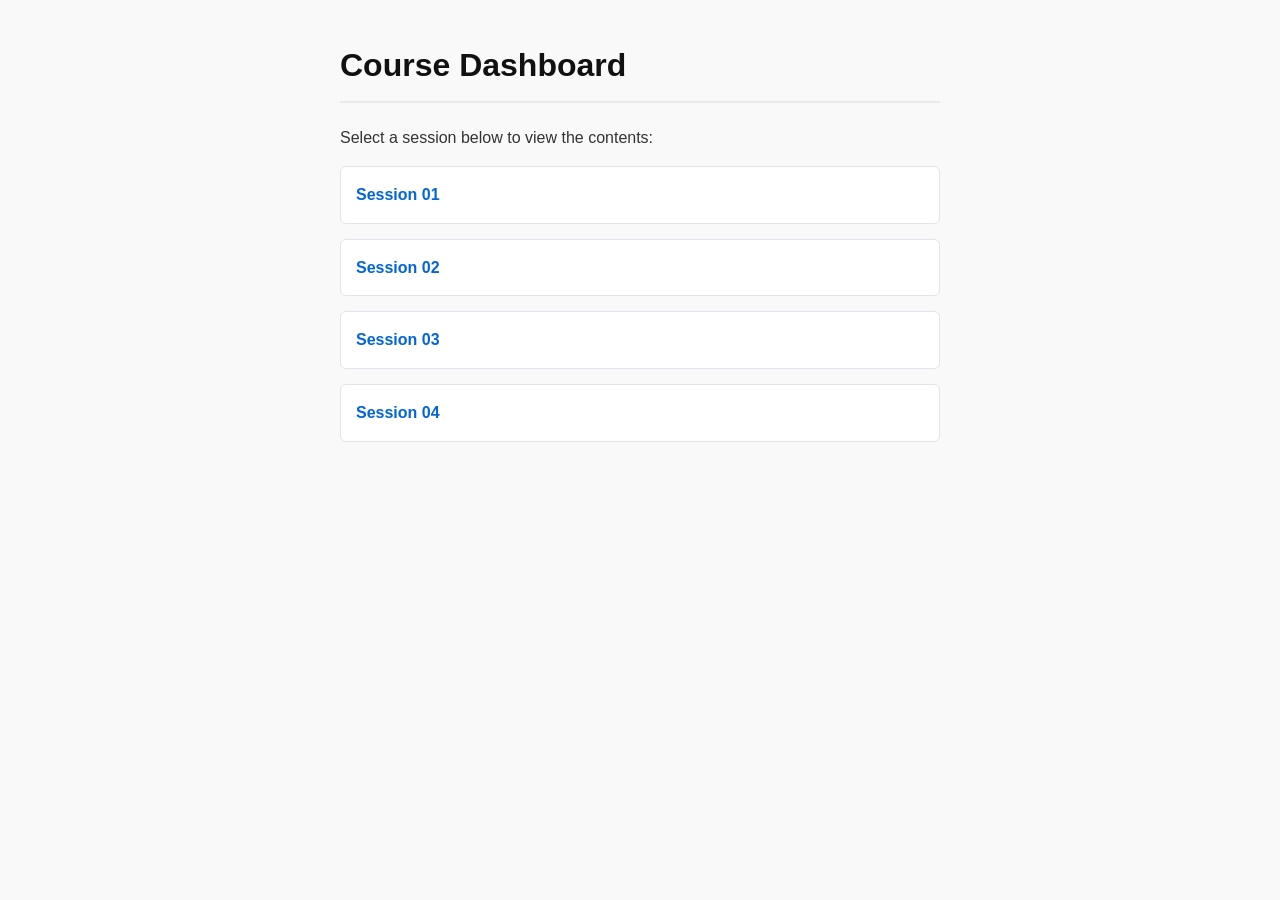
<file: index.html>
<!DOCTYPE html>
<html lang="en">
<head>
    <meta charset="UTF-8">
    <meta name="viewport" content="width=device-width, initial-scale=1.0">
    <title>Course Overview</title>
    <style>
        body {
            font-family: -apple-system, BlinkMacSystemFont, "Segoe UI", Roboto, sans-serif;
            line-height: 1.6;
            max-width: 600px;
            margin: 40px auto;
            padding: 0 20px;
            background-color: #f9f9f9;
            color: #333;
        }
        h1 {
            color: #111;
            border-bottom: 2px solid #eaeaea;
            padding-bottom: 10px;
        }
        .session-list {
            list-style: none;
            padding: 0;
        }
        .session-list li {
            margin: 15px 0;
        }
        .session-list a {
            display: block;
            padding: 15px;
            background: white;
            color: #0366d6;
            text-decoration: none;
            border: 1px solid #e1e4e8;
            border-radius: 6px;
            font-weight: bold;
            transition: all 0.2s ease;
        }
        .session-list a:hover {
            background: #f6f8fa;
            border-color: #0366d6;
            box-shadow: 0 2px 4px rgba(0,0,0,0.05);
        }
    </style>
</head>
<body>

    <h1>Course Dashboard</h1>
    <p>Select a session below to view the contents:</p>

    <ul class="session-list">
        <li><a href="Nordhoff_Marie_Digital_Session1/index.html">Session 01</a></li>
        <li><a href="Nordhoff_Marie_Digital_Session2/index.html">Session 02</a></li>
        <li><a href="Nordhoff_Marie_Digital_Session3/index.html">Session 03</a></li>
        <li><a href="Nordhoff_Marie_Digital_Session4/index.html">Session 04</a></li>
    </ul>

</body>
</html>
</file>
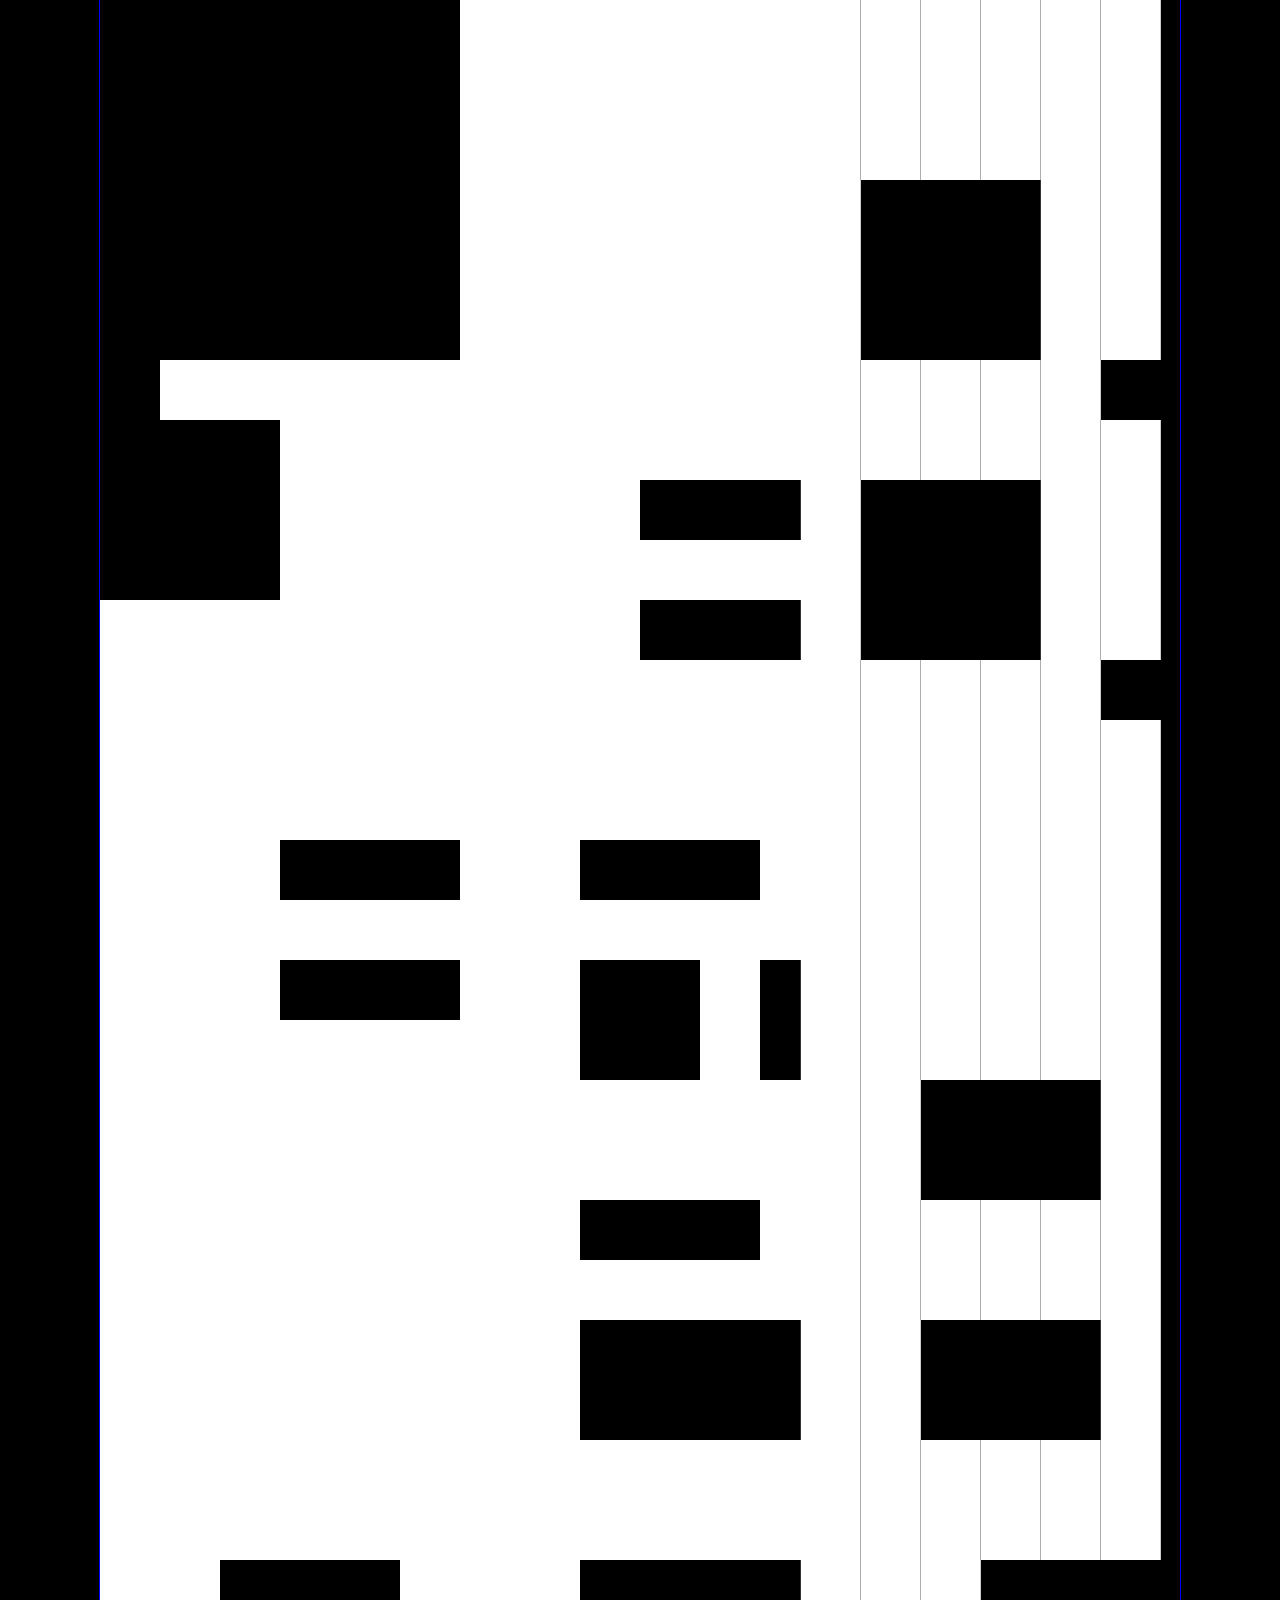
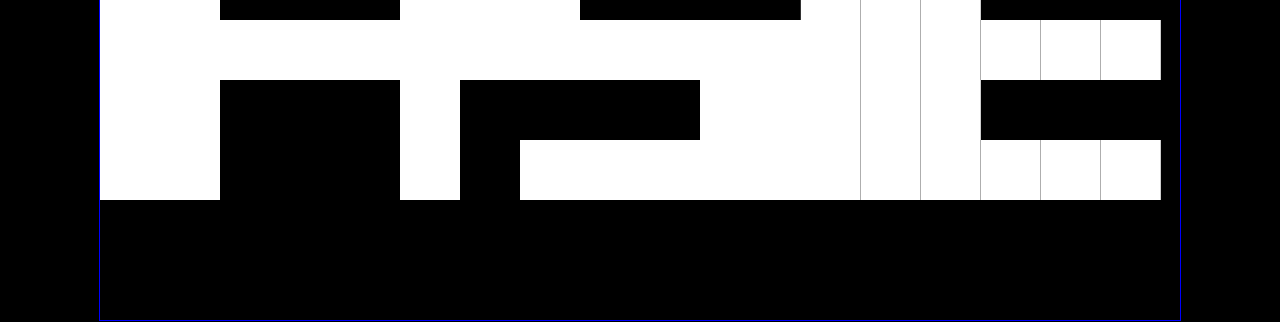
<file: Nordhoff_Marie_Digital_Session1/index.html>
<!DOCTYPE html>
<html lang="en">
    <head>
        <meta charset="utf-8">
        <meta name="viewport" content="width=device-width, initial-scale=1">
        <title>Grid</title>
        <link rel="stylesheet" href="css/style.css">
    </head>
    <body>

        <div class="main-grid">

            <!-- THIS SAMPLE ASSUMES A LINE WITH AT LEAST ONE LETTER PER LINE -->
            <!--          THIS SAMPLE ASSUMES A 6X6 GRID FOR A LETTER         -->
<!-- 1ST LINE -->
            <div class="line">
              <!-- SPACE -->
                <div class="letter only-rotate">
                  <!-- <hide></hide><hide></hide><hide></hide><hide></hide><hide></hide><hide></hide>
                  <hide></hide><show></show><show></show><show></show><show></show><hide></hide>
                  <hide></hide><show></show><hide></hide><hide></hide><show></show><hide></hide>
                  <hide></hide><show></show><hide></hide><hide></hide><show></show><hide></hide>
                  <hide></hide><show></show><show></show><show></show><show></show><hide></hide>
                  <hide></hide><hide></hide><hide></hide><hide></hide><hide></hide><hide></hide> -->
                  
                  <!-- <show></show><show></show><show></show><show></show><show></show><show></show>
                  <show></show><show></show><show></show><show></show><show></show><show></show>
                  <show></show><show></show><show></show><show></show><show></show><show></show>
                  <show></show><show></show><show></show><show></show><show></show><show></show>
                  <show></show><show></show><show></show><show></show><show></show><show></show>
                  <show></show><show></show><show></show><show></show><show></show><show></show>             -->
                </div>
              <!-- I -->
			     <div class="letter only-rotate delay-0">
              <show></show><show></show><show></show><pixel></pixel><pixel></pixel><pixel></pixel>
              <show></show><show></show><show></show><pixel></pixel><pixel></pixel><pixel></pixel>
              <show></show><show></show><show></show><pixel></pixel><pixel></pixel><pixel></pixel>
              <show></show><show></show><show></show><pixel></pixel><pixel></pixel><pixel></pixel>
              <show></show><show></show><show></show><pixel></pixel><pixel></pixel><pixel></pixel>
              <show></show><show></show><show></show><pixel></pixel><pixel></pixel><pixel></pixel>
             </div>
              <!-- N -->
              <div class="letter rotate delay-1">
                <pixel></pixel><pixel></pixel><pixel></pixel><pixel></pixel><pixel></pixel><pixel></pixel>
                <pixel></pixel><pixel></pixel><pixel></pixel><pixel></pixel><pixel></pixel><pixel></pixel>
                <pixel></pixel><pixel></pixel><pixel></pixel><pixel></pixel><pixel></pixel><pixel></pixel>
                <pixel></pixel><empty></empty><empty></empty><empty></empty><pixel></pixel><pixel></pixel>
                <pixel></pixel><empty></empty><empty></empty><empty></empty><pixel></pixel><pixel></pixel>
                <pixel></pixel><empty></empty><empty></empty><empty></empty><pixel></pixel><pixel></pixel>
              </div>
            </div>
<!-- 2ND LINE -->
            <div class="line">
              <!-- J -->
              <div class="letter only-rotate delay-2">
                <empty></empty><pixel></pixel><pixel></pixel><pixel></pixel><pixel></pixel><pixel></pixel>
                <empty></empty><empty></empty><empty></empty><pixel></pixel><pixel></pixel><pixel></pixel>
                <empty></empty><empty></empty><empty></empty><pixel></pixel><pixel></pixel><pixel></pixel>
                <empty></empty><empty></empty><empty></empty><pixel></pixel><pixel></pixel><pixel></pixel>
                <pixel></pixel><pixel></pixel><pixel></pixel><pixel></pixel><pixel></pixel><pixel></pixel>
                <pixel></pixel><pixel></pixel><pixel></pixel><pixel></pixel><pixel></pixel><pixel></pixel>
              </div>
              <!-- E -->
              <div class="letter rotate delay-3">
                <pixel></pixel><pixel></pixel><pixel></pixel><pixel></pixel><pixel></pixel><pixel></pixel>
                <pixel></pixel><pixel></pixel><pixel></pixel><pixel></pixel><pixel></pixel><pixel></pixel>
                <pixel></pixel><pixel></pixel><pixel></pixel><empty></empty><empty></empty><empty></empty>
                <pixel></pixel><pixel></pixel><pixel></pixel><pixel></pixel><pixel></pixel><pixel></pixel>
                <pixel></pixel><pixel></pixel><pixel></pixel><empty></empty><empty></empty><empty></empty>
                <pixel></pixel><pixel></pixel><pixel></pixel><pixel></pixel><pixel></pixel><pixel></pixel>
              </div>
              <!-- D -->
              <div class="letter no-rotate-move delay-4">
                <pixel></pixel><pixel></pixel><pixel></pixel><pixel></pixel><pixel></pixel><empty></empty>
                <pixel></pixel><pixel></pixel><pixel></pixel><pixel></pixel><pixel></pixel><pixel></pixel>
                <pixel></pixel><empty></empty><empty></empty><empty></empty><pixel></pixel><pixel></pixel>
                <pixel></pixel><empty></empty><empty></empty><empty></empty><pixel></pixel><pixel></pixel>
                <pixel></pixel><empty></empty><empty></empty><empty></empty><pixel></pixel><pixel></pixel>
                <pixel></pixel><pixel></pixel><pixel></pixel><pixel></pixel><pixel></pixel><empty></empty>
              </div>
            </div>
<!-- 3RD LINE -->
              <div class="line">
              <!-- E -->
              <div class="letter rotate delay-5">
                <pixel></pixel><pixel></pixel><pixel></pixel><pixel></pixel><pixel></pixel><pixel></pixel>
                <pixel></pixel><pixel></pixel><pixel></pixel><pixel></pixel><pixel></pixel><pixel></pixel>
                <pixel></pixel><pixel></pixel><pixel></pixel><empty></empty><empty></empty><empty></empty>
                <pixel></pixel><pixel></pixel><pixel></pixel><pixel></pixel><pixel></pixel><pixel></pixel>
                <pixel></pixel><pixel></pixel><pixel></pixel><empty></empty><empty></empty><empty></empty>
                <pixel></pixel><pixel></pixel><pixel></pixel><pixel></pixel><pixel></pixel><pixel></pixel>
              </div>
              <!-- R -->
              <div class="letter no-rotate-move delay-6">
                <pixel></pixel><pixel></pixel><pixel></pixel><pixel></pixel><pixel></pixel><pixel></pixel>
                <pixel></pixel><pixel></pixel><pixel></pixel><pixel></pixel><pixel></pixel><pixel></pixel>
                <pixel></pixel><pixel></pixel><empty></empty><empty></empty><empty></empty><pixel></pixel>
                <pixel></pixel><pixel></pixel><pixel></pixel><pixel></pixel><pixel></pixel><pixel></pixel>
                <pixel></pixel><pixel></pixel><empty></empty><empty></empty><pixel></pixel><empty></empty>
                <pixel></pixel><pixel></pixel><empty></empty><empty></empty><pixel></pixel><empty></empty>
              </div>
              <!-- SPACE -->
              <div class="letter only-rotate">
                <show></show><show></show><show></show><show></show><show></show><show></show>
                <show></show><show></show><show></show><show></show><show></show><show></show>
                <show></show><show></show><show></show><show></show><show></show><show></show>
                <show></show><show></show><show></show><show></show><show></show><show></show>
                <show></show><show></show><show></show><show></show><show></show><show></show>
                <show></show><show></show><show></show><show></show><show></show><show></show>
              </div>
              
            </div>
<!-- 4TH LINE -->
            <div class="line">
              <!-- SPACE -->
              <div class="letter interrupt only-rotate">
                <show></show><show></show><show></show><show></show><show></show><show></show>
                <show></show><show></show><show></show><show></show><show></show><show></show>
                <show></show><show></show><show></show><show></show><show></show><show></show>
                <show></show><show></show><show></show><show></show><show></show><show></show>
                <show></show><show></show><show></show><show></show><show></show><show></show>
                <show></show><show></show><show></show><show></show><show></show><show></show>
              </div>
              <!-- P -->
			  <div class="letter rotate delay-5">
                <pixel></pixel><pixel></pixel><pixel></pixel><pixel></pixel><pixel></pixel><pixel></pixel>
                <pixel></pixel><pixel></pixel><pixel></pixel><pixel></pixel><pixel></pixel><pixel></pixel>
                <pixel></pixel><pixel></pixel><empty></empty><empty></empty><empty></empty><pixel></pixel>
                <pixel></pixel><pixel></pixel><pixel></pixel><pixel></pixel><pixel></pixel><pixel></pixel>
                <pixel></pixel><pixel></pixel><empty></empty><empty></empty><empty></empty><empty></empty>
                <pixel></pixel><pixel></pixel><empty></empty><empty></empty><empty></empty><empty></empty>
              </div>
            <!-- H -->
            <div class="letter no-rotate-move delay-8">
                <pixel></pixel><pixel></pixel><empty></empty><empty></empty><empty></empty><pixel></pixel>
                <pixel></pixel><pixel></pixel><empty></empty><empty></empty><empty></empty><pixel></pixel>
                <pixel></pixel><pixel></pixel><pixel></pixel><pixel></pixel><pixel></pixel><pixel></pixel>
                <pixel></pixel><pixel></pixel><pixel></pixel><pixel></pixel><pixel></pixel><pixel></pixel>
                <pixel></pixel><pixel></pixel><empty></empty><empty></empty><empty></empty><pixel></pixel>
                <pixel></pixel><pixel></pixel><empty></empty><empty></empty><empty></empty><pixel></pixel>
              </div>
            </div>
            <div class="line">
                <!-- A -->
                <div class="letter no-rotate-move delay-9">
                  <pixel></pixel><pixel></pixel><pixel></pixel><pixel></pixel><pixel></pixel><pixel></pixel>
                  <pixel></pixel><pixel></pixel><pixel></pixel><pixel></pixel><pixel></pixel><pixel></pixel>
                  <pixel></pixel><pixel></pixel><empty></empty><empty></empty><empty></empty><pixel></pixel>
                  <pixel></pixel><pixel></pixel><pixel></pixel><pixel></pixel><pixel></pixel><pixel></pixel>
                  <pixel></pixel><pixel></pixel><empty></empty><empty></empty><empty></empty><pixel></pixel>    
                  <pixel></pixel><pixel></pixel><empty></empty><empty></empty><empty></empty><pixel></pixel>
                </div>
            <!-- S -->
            <div class="letter no-rotate-move delay-10">
                <pixel></pixel><pixel></pixel><pixel></pixel><pixel></pixel><pixel></pixel><pixel></pixel>
                <pixel></pixel><pixel></pixel><pixel></pixel><pixel></pixel><pixel></pixel><pixel></pixel>
                <pixel></pixel><pixel></pixel><empty></empty><empty></empty><empty></empty><empty></empty>
                <pixel></pixel><pixel></pixel><pixel></pixel><pixel></pixel><pixel></pixel><pixel></pixel>
                <empty></empty><empty></empty><empty></empty><empty></empty><pixel></pixel><pixel></pixel>    
                <empty></empty><pixel></pixel><pixel></pixel><pixel></pixel><pixel></pixel><pixel></pixel>
              </div>
              <!-- E -->
              <div class="letter rotate delay-11">
                <pixel></pixel><pixel></pixel><pixel></pixel><pixel></pixel><pixel></pixel><pixel></pixel>
                <pixel></pixel><pixel></pixel><pixel></pixel><pixel></pixel><pixel></pixel><pixel></pixel>
                <pixel></pixel><pixel></pixel><pixel></pixel><empty></empty><empty></empty><empty></empty>
                <pixel></pixel><pixel></pixel><pixel></pixel><pixel></pixel><pixel></pixel><pixel></pixel>
                <pixel></pixel><pixel></pixel><pixel></pixel><empty></empty><empty></empty><empty></empty>
                <pixel></pixel><pixel></pixel><pixel></pixel><pixel></pixel><pixel></pixel><pixel></pixel>
              </div>
            </div>
            </div>
          </div>
</file>
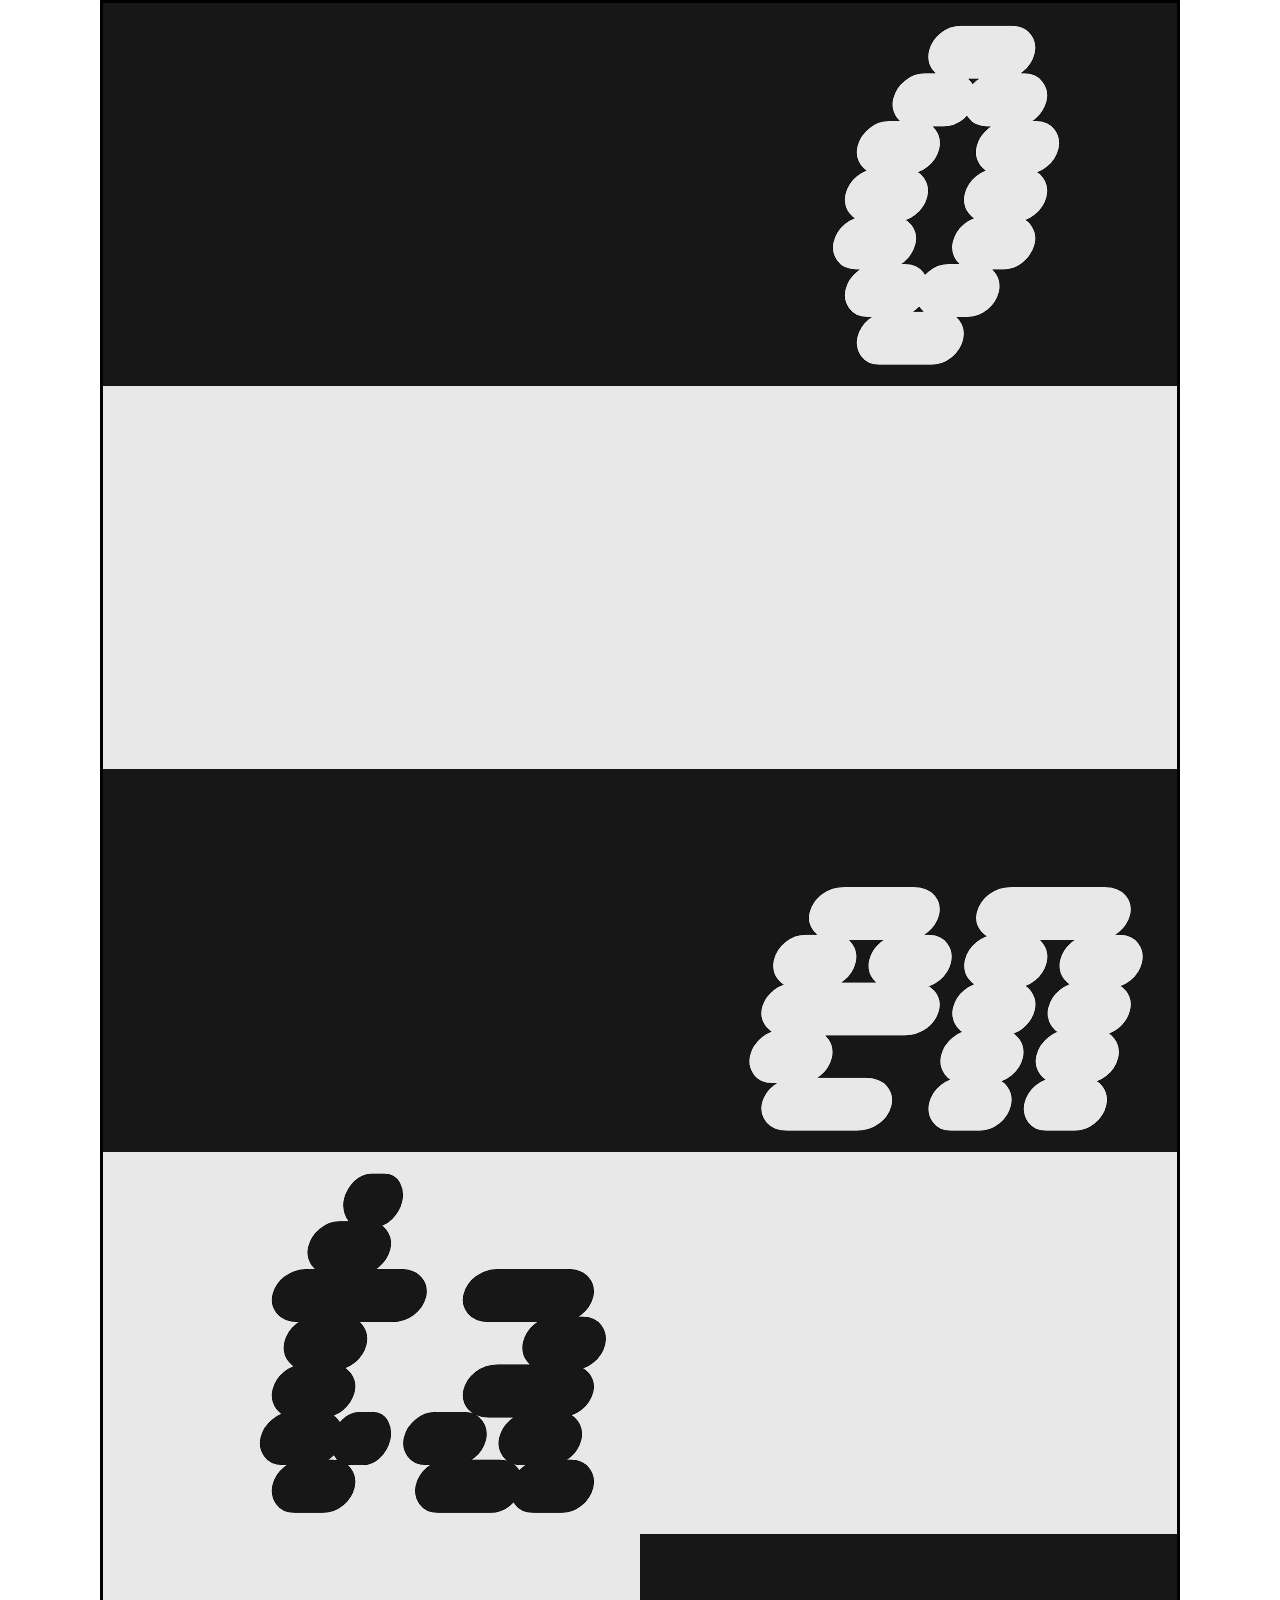
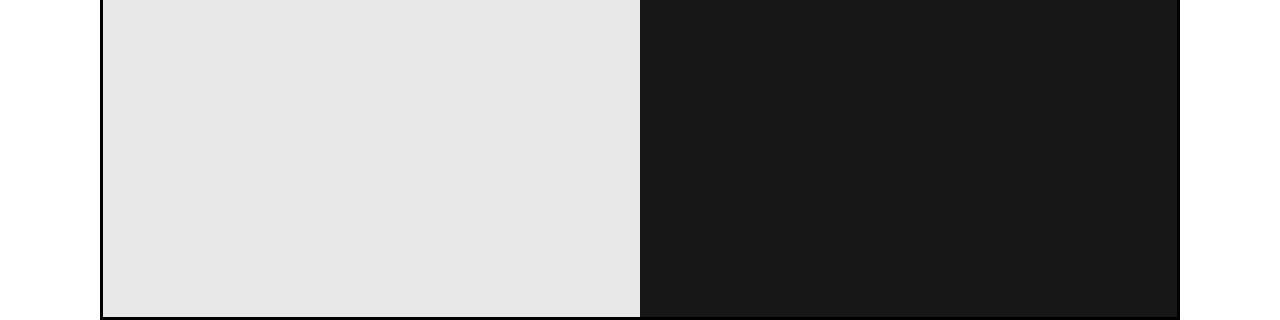
<file: Nordhoff_Marie_Digital_Session2/index.html>
<html lang="en">
<head>
    <meta charset="UTF-8">
    <meta name="viewport" content="width=device-width, initial-scale=1.0">
    <title>Transform 0519</title>
    <link rel="stylesheet" href="css/main.css">
    <script src="js/script.js"></script> 
</head>
<body>
    <div class="frame">
        <div class="main-grid">
            <div class="moveY moveX">
                <span></span>
            </div>
            <div class="moveX">
                <span class="changefont">O</span>
            </div>
            <div class="textfeld">
                <span class=""> ri</span>
            </div>
            <div class="textfeld ">
                <span></span>
            </div>
            <div class="moveX">
                <span></span>
            </div>
            <div class="moveX moveY">
                <span class="changefont">en</span>
            </div>
            <div class="textfeld moveY">
                <span class="changefont">ta</span>
            </div>
            <!-- <div class="moveX ">
                <span class="changefont"></span>
            </div> -->
            
            <div class="textfeld">
                <span class="">tio</span>
            </div>
            <!-- <div class="moveX ">
                <span class="changefont"></span>
            </div> -->
            <div class="textfeld">
                <span class="changefont">  nen</span>
            </div>
            <div class="moveX moveY">
                <span class=""></span>
            </div>
            <!-- <div class="textfeld">
                <span class="">.</span>
            </div> -->
            
        </div>
    </div>
    
</body>
</html>
</file>
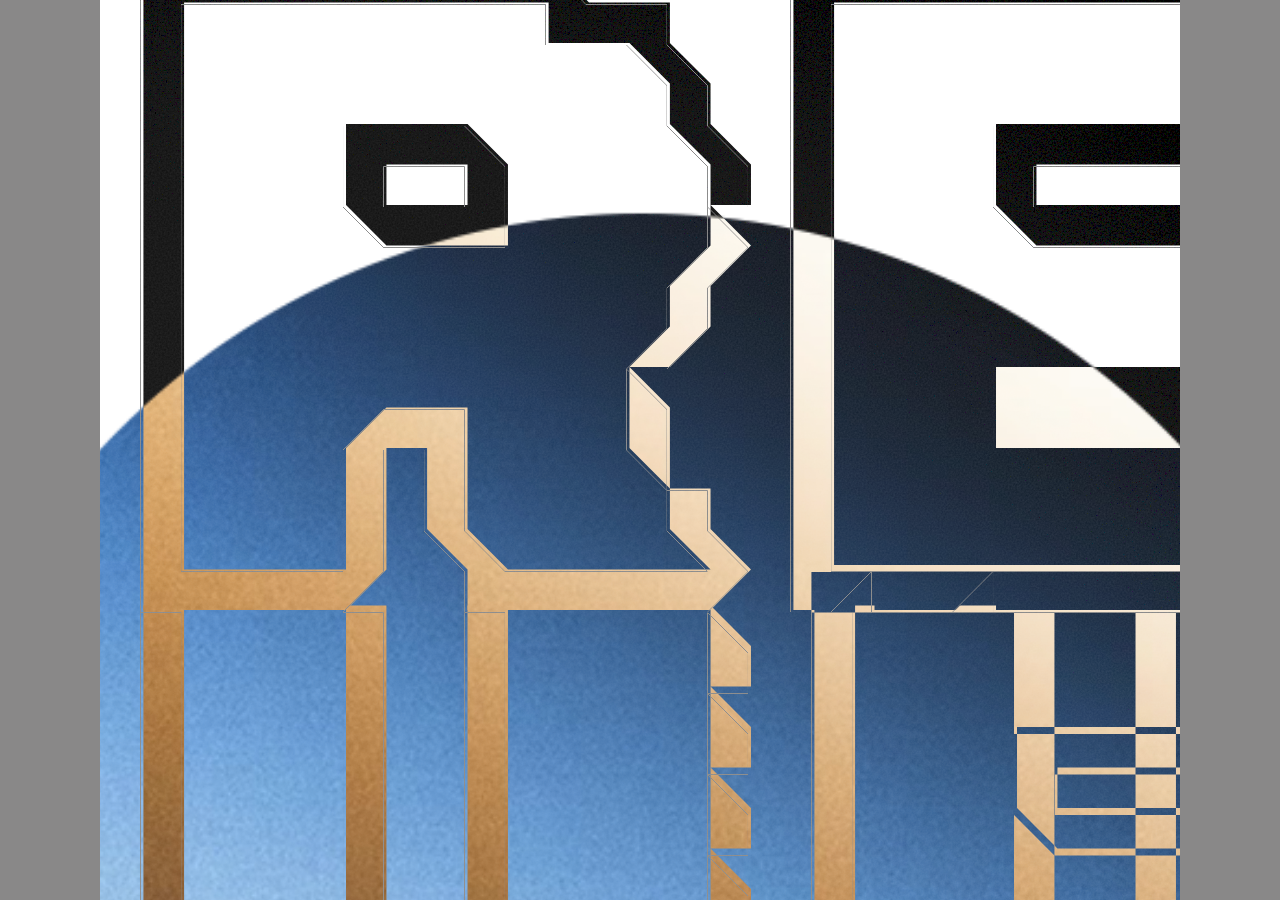
<file: Nordhoff_Marie_Digital_Session3/index.html>
<!DOCTYPE html>
<html lang="en">
<head>
  <meta charset="UTF-8" />
  <meta name="viewport" content="width=device-width, initial-scale=1.0" />
  <title>Session3</title>
  <link rel="stylesheet" href="css/main.css" />
  <!-- <script src="../session3-marienordhoff/js/script.js"></script> -->
   <!-- <script src="../session3-marienordhoff/js/script.js"></script> -->
   <script src="js/script.js"></script> 
   
</head>
<body>
  <div class="frame">
    
     <!-- <div class="bg noise"></div> -->
     <div class="bg noise2"></div>
     <!-- <div class="bg invertAll"></div> -->
    <!-- <div class="bg2"></div> -->
    <!-- <div class="bg3 grain"></div> -->
    <div class="circle1"></div>
    <div class="rows">
      <!-- Repeat this block to add more rows -->
      <div class="row">
        <div class="scroll-text">RERERERERERERERERERERERERERERERERERERERERERERERERERE</div>
        <div class="static-text">RERERERERERERERERERERE</div>
      </div>
      <div class="row">
        <div class="scroll-text-inverse">UEUEUEUEUEUEUEUEUEUEUEUEUEUEUEUEUEUEUEUEUEUE</div>
        <div class="static-text">UUUUUUUUUUUUUUUUUUUUUU</div>
      </div>
      <div class="row">
        <div class="scroll-text">RERERERERERERERERERERERERERERERERERERERERERERERERERE</div>
        <div class="static-text">RERERERERERERERERERERE</div>
      </div>
      <div class="row">
        <div class="scroll-text-inverse">UEUEUEUEUEUEUEUEUEUEUEUEUEUEUEUEUEUEUEUEUEUE</div>
        <div class="static-text">UEUEUEUEUEUEUEUEUEUEUE</div>
      </div>
      <!-- Add more rows as needed -->
    </div>
    
<!-- <div class="circle2"></div> -->
    <!-- Floating layer moving up and down on top -->
    <div class="floating-layer">
      RE<br>
      UE<br>
      
    </div>

    <div class="floating-layer2">
      RE<br>
      UE<br>
      RE<br>
      UE<br>
      RE<br>
      UE<br>
      RE<br>
      UE<br>
    </div>
  </div>
</body>
</html>
</file>
<file: Nordhoff_Marie_Digital_Session1/css/style.css>
body {
    width: 1080px;
    height: 1920px;
    margin: -1px auto;
    border: 1px solid blue;
    background-color: rgb(0, 0, 0);
    overflow: hidden; /* no scrollbalken wenn letters move */
}

/* ____________________________ */
/* GRID STYLING         */
/* ____________________________ */
/* Adapt and extend when        */
/* needed.                      */
/* ____________________________ */

.main-grid {
    display: grid;
    grid-template-rows: repeat(6, 1fr);
    /* vier gleich hohe zeilen */
    gap: 0px;
    margin: auto; /* zentriert horizontal */
    /* margin-top: 8%; */
    /* The grid takes this width and height of the poster */
    width: 100%;
    height: 100%;
}

.line {
    display: grid;
    grid-template-columns: repeat(3, 1fr);
    /* 3 gleich breite spalten für die buchstaben */
    gap: 0px;
    align-items: center;
    /* buchstaben vertikal zentriert */
    justify-content: center;
    /* buchstaben horrrizontal zentriert */
    /* Each line takes full width and height of the corresponding grid cell */
    width: 100%;
    height: auto;
    /* animation: waveX 4s linear infinite alternate;  */
}

.letter {
    display: grid;
    /* Each letter is split into a »pixel« grid of 6x6. Change the values to increase resolution, or entirely write your own grid. */
    /*
    - 6 x 6
    - 1 zu 1 ratio
    - rotierbar um max 45 grad
    - verschiebbar auf x achse
     */
    grid-template-columns: repeat(6, 1fr); /* 6 Spalten für das 6x6 Grid */
    grid-template-rows: repeat(6, 1fr);    /* 6 Zeilen für das 6x6 Grid */
    /* buchstaben quadratisch machen */
    aspect-ratio: 1 / 1;
    /* startposition der buchstaben */
    transform: translateX(calc(var(--initial-offset) * 1vw)) rotate(0deg);
    /* drehpunkt für rotation hereee */
    transform-origin: center;
   /* animation – default buchstaben bewegen sich auf x-achse  */
    animation-name: moveOnX;
    animation-duration: 5s;
    animation-timing-function: linear;
    animation-iteration-count: infinite;
    animation-direction: alternate;
    
}



/* -----------------------------------NUR ROTATION */
.letter.only-rotate {
    /* überschreibt die bewegung */
    /* animation: waveX 4s linear infinite alternate;  */
    animation-name: rotateSteps;
    transition: transform 6s linear infinite alternate,
                opacity 1s ease-in-out,
                filter 1s ease-in-out,
                scale 1.5s ease-in-out,
                rotate 6s linear infinite alternate;
}

/* -----------------------------------BEWEGUNG & ROTATION */
.letter.rotate {
    /* rotation ist in der 'moveOnX'-animation enthalten */
}

/* -----------------------------------BEWEGUNG & NO ROATION */
.letter.no-rotate-move {
    animation-name: moveOnly;
}

/* -----------------------------------BEWEGUNGEN innerhalb der LINES*/
.letter:nth-child(1) {
    --initial-offset: 0;
    --final-offset: 3.5;
}

.letter:nth-child(2) {
    --initial-offset: 0;
    --final-offset: -4;
}

.letter:nth-child(3) {
    --initial-offset: -1.5;
    --final-offset: 3.5;
}

.letter.empty-letter {
    display: block;
    /* background: transparent; */
    /* background-color: rgb(255, 255, 255); */
    /* mix-blend-mode: exclusion; */
    /* mix-blend-mode: exclusion; */
    /* border-style: solid; */
    /* border-radius: 20px; */
    /* border-width: 3px; */
    /* border-color: rgb(255, 0, 0); */
}
/* ---------------
----------------------PIXEL*/
pixel {
    /* Display a coloured block inside the grid. */
    background-color: rgb(255, 255, 255);
    display: block;
    mix-blend-mode: exclusion;
    /* border-style: solid; */
    /* border-radius: 20px; */
    /* border-width: 1px; */
    /* animation: waveX 4s linear infinite alternate;  */
    /* animation: waveY 5s linear infinite alternate; */
}
.letter pixel:nth-child(6n + 1) { /*  1, 7, 13, 19, 25, 31 */
    animation-delay: 0s;
  }
  
  .letter pixel:nth-child(6n + 2) { /*  2, 8, 14, 20, 26, 32 */
    animation-delay: 0s;
  }
  
  .letter pixel:nth-child(6n + 3) { /*  3, 9, 15, 21, 27, 33 */
    animation-delay: 0s;
  }
  
  .letter pixel:nth-child(6n + 4) { /*  4, 10, 16, 22, 28, 34 */
    animation-delay: -1s;
  }
  
  .letter pixel:nth-child(6n + 5) { /*5, 11, 17, 23, 29, 35 */
    animation-delay: -1s;
  }
  
  .letter pixel:nth-child(6n + 6) { /* 6, 12, 18, 24, 30, 36 */
    animation-delay: -1s;
  }

empty {
    display: block;
    /* background: transparent; */
    /* background-color: rgb(255, 255, 255);
    mix-blend-mode: exclusion;
    border-style: solid;
    border-width: 1px;
    border-color: rgb(255, 255, 255); */
    /* animation: waveX 4s linear infinite alternate;  */
   
}

show {
    display: block;
    /* background: transparent; */
    background-color: rgb(255, 255, 255);
    mix-blend-mode: exclusion;
    /* border-style: solid; */
    /* border-radius: 20px; */
    /* border-width: 1px; */
    border-color: rgb(0, 0, 0);
    /* animation-name: moveOnX; */
    animation: waveY 12s linear infinite alternate;
    filter: blur(0.75px);
}
hide {
    display: block;
    /* background: transparent; */
    background-color: rgb(0, 0, 0);
    mix-blend-mode: exclusion;
    /* border-style: solid; */
    /* border-radius: 20px; */
    /* border-width: 10px; */
    /* border-color: rgb(0, 0, 0); */
    /* animation-name: moveOnX; */
    filter: blur(1px);
    animation: waveY 12s linear infinite alternate;
    
}

.letter show:nth-child(6n + 1) { /* 1, 7, 13, 19, 25, 31 */
    animation-delay: 0s;
  }
  
  .letter show:nth-child(6n + 2) { /*  2, 8, 14, 20, 26, 32 */
    animation-delay: 0s;
  }
  
  .letter show:nth-child(6n + 3) { /* 3, 9, 15, 21, 27, 33 */
    animation-delay: 0s;
  }
  
  .letter show:nth-child(6n + 4) { /*4, 10, 16, 22, 28, 34 */
    animation-delay: 8s;
  }
  
  .letter show:nth-child(6n + 5) { /* 5, 11, 17, 23, 29, 35 */
    animation-delay: 8s;
  }
  
  .letter show:nth-child(6n + 6) { /*6, 12, 18, 24, 30, 36 */
    animation-delay: 8s;
  }

.letter show:nth-of-type(6n) { /* angepasst für 6x6 grid */
    /* opacity: 0.2; */
}


/* ____________________________ */
/* ANIMATIONEN              */
/* ____________________________ */
/* */
/* ____________________________ */

@keyframes waveX {
    0% {
      transform: translateX(-65px);
    }
    50% {
      transform: translateX(0px); 
    }
    100% {
      transform: translateX(65px);
    }
  }
  @keyframes waveY {
    0% {
      transform: translateY(0px);
    }
    50% {
      transform: translateY(300px); 
    }
    100% {
      transform: translateY(600px);
    }
  }

/* BEWEGUNG & ROTATION */
@keyframes moveOnX {
    0% {
        transform:  rotate(0deg); /* startet am ende und ohne rotation */
        opacity: 1;
        filter: blur(0px);
        mix-blend-mode: exclusion;
    }
    50% {
        transform: rotate(-22.5deg); /* in der mitte, etwas rotation */
        opacity: 1;
        mix-blend-mode: exclusion;
        
    }
    100% {
        transform: rotate(-45deg); /* am anderen ende, volle rotation */
        opacity: 1;
        filter: blur(0px);
        mix-blend-mode: exclusion;
    }
}

/* BEWEGUNG NO ROTATION */
@keyframes moveOnly {
    0% {
        transform: translateX(calc(var(--final-offset) * 1.5vw)) rotate(0deg); /* startet am ende ohne rotation */
        opacity: 1;
        filter: blur(0px);
        mix-blend-mode: exclusion;
    }
    50% {
        transform: translateX(0vw) rotate(0deg); /* in der mitte ohne rotation */
        opacity: 1;
        /* filter: blur(10px); */
        mix-blend-mode: exclusion;
    }
    100% {
        transform: translateX(calc(var(--final-offset) * -1.5vw)) rotate(0deg); /* am anderen ende ohne rotation */
        opacity: 1;
        filter: blur(0px);
        mix-blend-mode: exclusion;
    }
}

/* ONLY ROTATION (für nicht bewegte Letters) */
@keyframes rotateSteps {
    0%   { 
        transform: 
        rotate(0deg) 
        /* translateX(-65px) */
        ; 
        mix-blend-mode: exclusion;}
    100%  { 
        transform: 
        rotate(-0deg) 
        /* translateX(65px) */
        ;
        mix-blend-mode: exclusion; }
}

/* maybe so versatz???? */
.delay-0 { animation-delay: -1s; }
.delay-1 { animation-delay: -2s; }
.delay-2 { animation-delay: -3s; }
.delay-3 { animation-delay: -2s;}
.delay-4 { animation-delay: -5s; }
.delay-5 { animation-delay: -2s; }
.delay-6 { animation-delay: -7s; }
.delay-7 { animation-delay: -8s; }
.delay-8 { animation-delay: -9s; }
.delay-9 { animation-delay: -10s; }
.delay-10 { animation-delay:-11s; }
.delay-11 { animation-delay:-2s; }

@keyframes gridInterrupt {
    0% {
        grid-template-columns: repeat(6, 1fr); /* angepasst für 6x6 grid */
        grid-template-rows: repeat(6, 1fr);    /* angepasst für 6x6 grid */
    }
    75% { /* hier länger/nochmal für lesbarkeit*/
        grid-template-columns: repeat(6, 1fr); /* angepasst für 6x6 grid */
        grid-template-rows: repeat(6, 1fr);    /* angepasst für 6x6 grid */
    }
    80% { /* glich mäßig*/
        grid-template-columns: repeat(5, 1fr); /* angepasst für 6x6 grid */
        grid-template-rows: repeat(5, 1fr);    /* angepasst für 6x6 grid */
    }
    83% {
        grid-template-columns: repeat(4, 1fr); /* angepasst für 6x6 grid */
        grid-template-rows: repeat(4, 1fr);    /* angepasst für 6x6 grid */
    }
    85% {
        grid-template-columns: repeat(3, 2fr); /* angepasst für 6x6 grid */
        grid-template-rows: repeat(3, 2fr);    /* angepasst für 6x6 grid */
    }
    90% {
        grid-template-columns: repeat(2, 3fr); /* angepasst für 6x6 grid */
        grid-template-rows: repeat(2, 3fr);    /* angepasst für 6x6 grid */
    }
    95% {
        grid-template-columns: repeat(1, 6fr); /* angepasst für 6x6 grid */
        grid-template-rows: repeat(1, 6fr);    /* angepasst für 6x6 grid */
    }
    100% {
        grid-template-columns: repeat(1, 6fr); /* angepasst für 6x6 grid */
        grid-template-rows: repeat(1, 6fr);    /* angepasst für 6x6 grid */
    }
}

.letter.only-rotate.interrupt-grid {
    animation-name: rotateSteps, gridInterrupt;
    animation-duration: 6s, 3s;
    animation-timing-function: linear, ease-in;
    /* ease-in is mehr glitchy */
    animation-iteration-count: infinite, infinite;
    animation-direction: alternate, alternate;
    transition: transform 6s linear infinite alternate,
                opacity 1s ease-in-out,
                filter 1s ease-in-out,
                scale 1.5s ease-in-out,
                rotate 6s linear infinite alternate;
                
}
</file>
<file: Nordhoff_Marie_Digital_Session2/css/main.css>
* {
    box-sizing: border-box;
    margin: 0;
    padding: 0px;
    font-family: Arial, Helvetica, sans-serif;
    font-family: "Workbench";
    line-height: 0;
    /* font-weight:bolder; */
    /* background-color: #ffffff; */
}

@font-face {
    font-family: "Texturina";
    src: url(../fonts/Texturina-Italic-VariableFont_opsz,wght.ttf) format("truetype");
    src: url(../fonts/Texturina-VariableFont_opsz,wght.ttf) format("truetype");
}

@font-face {
    font-family: "Foldit";
    src: url(../fonts/Foldit-VariableFont_wght.ttf) format("truetype");
}

@font-face {
    font-family: "Workbench";
    src: url(../fonts/Workbench-Regular-VariableFont_BLED,SCAN.ttf) format("truetype");
}

@font-face {
    font-family: "Iceberg";
    src: url(../fonts/Iceberg-Regular.ttf) format("truetype");
}

.frame {
    width: 1080px;
    height:1920px;
    border: 3px solid #000000;
    margin: auto;
    overflow: hidden;
    background-color: #e8e8e8;
    /* transform: translateX(-60px); */
}

.main-grid {
    width: 100%;
    height: 100%;
    display: grid;

    /* Das Main Grid hat 2 Spalten und 5 Zeilen */
    grid-template-columns: 1fr 1fr;
    grid-template-rows: 1fr 1fr 1fr 1fr 1fr;

    /* Hier wird die Animation zum Main Grid hinzugefügt */
    animation: main-grid-animation 5s infinite;
    /* background-color: #ffffff; */
    
}

span {
    /* Hier wird bestimmt, in welchem Verhältnis die Schrift zur Größe des Textfeld steht */
    font-size: 120cqh;
    animation: SIZE 5s infinite;
    /* animation: font-change 5s infinite; */
    /* animation: font-change 2s infinite; */
    /* text-shadow: 0px 0px 70px rgb(255, 255, 255); */
}

.moveX{
    width: 100%;
    height: 100%;
    padding-top: 65px;
    padding-bottom: 0px;
    /* padding: 40px; */
    /* border: 5px solid #ffffff; */
    /* border: 5px solid #000000; */
    /* Nur zur Orientierung */
    /* border: 2px solid #000000; */

    /* Bestimmt die Anordnung der Elemente in den Textfeldern */
    display: flex;
    justify-content: center;
    align-items:center;

    /* Wichtig, damit proportionale Textgrößen wie cqh bei den darinliegenden Elementen funktioniert*/
    container-type: size;
    background-color: rgb(255, 255, 255);
  /* background: linear-gradient(90deg,rgba(42, 123, 155, 1) 0%, rgba(87, 199, 133, 1) 50%, rgba(237, 221, 83, 1) 100%); */
    /* background: linear-gradient(90deg,rgba(2, 0, 36, 1) 0%, rgba(9, 9, 121, 1) 35%, rgba(0, 212, 255, 1) 100%);   */
    /* background: linear-gradient(267deg,rgba(2, 0, 36, 1) 0%, rgba(125, 125, 125, 1) 35%, rgba(255, 255, 255, 1) 100%); */
    /* background: linear-gradient(267deg,rgba(0, 0, 0, 1) 0%, rgba(125, 125, 125, 1) 0%, rgba(224, 224, 224, 1) 49%, rgba(255, 255, 255, 1) 100%); */
    mix-blend-mode:difference;
    color: rgb(0, 0, 0);
    animation: moveX 2s infinite;
    /* box-shadow: 30px 30px 0px rgb(255, 255, 255); */
    /* border: 10px solid #000000; */
    /* outline-style: inset; */
    /* box-shadow:inset 0px 0px 0px 10px rgb(0, 0, 0); */
    outline: 0px solid black;

    white-space: pre;
}

.textfeld {
    width: 100%;
    height: 100%;
    padding-top: 65px;
    padding-bottom: 0px;
    /* Nur zur Orientierung */
    /* border: 5px solid #000000; */

    /* Bestimmt die Anordnung der Elemente in den Textfeldern */
    display: flex;
    justify-content: center;
    align-items:center;

    /* Wichtig, damit proportionale Textgrößen wie cqh bei den darinliegenden Elementen funktioniert*/
    container-type: size;
    background-color: rgb(0, 0, 0);
  /* background: linear-gradient(90deg,rgba(42, 123, 155, 1) 0%, rgba(87, 199, 133, 1) 50%, rgba(237, 221, 83, 1) 100%); */
    /* background: linear-gradient(90deg,rgba(2, 0, 36, 1) 0%, rgba(9, 9, 121, 1) 35%, rgba(0, 212, 255, 1) 100%);   */
    /* background: linear-gradient(267deg,rgba(2, 0, 36, 1) 0%, rgba(125, 125, 125, 1) 35%, rgba(255, 255, 255, 1) 100%); */
    /* background: linear-gradient(267deg,rgba(0, 0, 0, 1) 0%, rgba(125, 125, 125, 1) 0%, rgba(224, 224, 224, 1) 49%, rgba(255, 255, 255, 1) 100%); */
    mix-blend-mode:difference;
    color: rgb(255, 255, 255);
    /* text-decoration: underline 30px solid; */
    /* border-right: 10px solid #ffffff; */
    /* border-bottom: 5px solid #ffffff; */
    /* border-top: 5px solid #ffffff; */
    /* border: 5px solid #ffffff; */
    /* outline: 5px solid black; */
    /* box-shadow:inset 0px 0px 0px 5px rgb(255, 255, 255); */
    white-space: pre;

    z-index: -100;
}

.moveY{
    /* font-weight: lighter; */
    /* background-color: #ffffff; */
    /* text-shadow: 0px 0px 20px rgba(0, 0, 0, 0.249); */
    animation: moveY 5s infinite;
    /* font-size: 300cqh; */
    /* filter:invert(); */
    /* border: 0px solid #000000; */
    mix-blend-mode:difference;
    /* background-color: rgb(0, 0, 0); */
z-index: 1000;
}

.lighter{
    font-weight:bolder;
    font-style: italic;
    /* animation: font-change 5s infinite; */
    /* animation: VAR1 5s infinite; */
    /* font-size: 450%; */
    /* text-shadow: 20px 20px 1px rgb(255, 255, 255); */
}

.changefont {
    animation: font-change 2s infinite;
    /* color: rgb(255, 255, 255); */
    /* background-color: blue; */
     font-weight:bolder;
    font-style: italic;
    /* text-shadow: 25px 25px 0px rgb(0, 0, 0); */
}

/* Beispiel für eine Animation des Grid */
@keyframes main-grid-animation {
    0% ,100%{
        grid-template-columns: 1fr 1fr;
        grid-template-rows: 4fr 2.5fr 2.5fr 4fr 2.5fr;
        transform: skewY(-0deg);
    }
    20% {
        grid-template-columns: 1fr 1fr;
        grid-template-rows: 2.5fr 2.5fr 4fr 2.5fr 4fr;
        transform: skewY(15deg);
    }
    40% {
        grid-template-columns: 0.5fr 1.5fr;
        grid-template-rows: 4fr 2.5fr 3fr 2.5fr 4fr;
        transform: skewY(-0deg);
    }
    60% {
        grid-template-columns: 1fr 1fr;
        grid-template-rows: 4fr 4fr 2.5fr 4fr 2.5fr;
        transform: skewY(15deg) ;

    }
    80% {
        grid-template-columns: 1.5fr 0.5fr;
        grid-template-rows: 2.5fr 4fr 2.5fr 4fr 2.5fr;
        transform: skewY(-0deg);
    }

}

@keyframes moveY {
    0%, 100% {
        transform: skewY(-15deg) translateY(-378px);
        /* filter: blur(0px); */
        text-transform:none;
    }
    50% {
        transform: skewY(0deg) translateY(2px);
        /* filter: blur(10px); */
        /* text-transform: full-width; */
    }
}

@keyframes SIZE {
    /* 0%, 100% {
        font-size: 150cqh;
    }
    50% {
        font-size: 150cqh;
    } */
}

@keyframes font-change {
    0%, 100% {
        /* font-weight: bolder; */
        /* font-family: "Iceberg"; */
        font-family: "Workbench";
        /* transform: translateX(0px); */
        /* content: "O"; */
        /* letter-spacing: normal; */
        letter-spacing: -90px;
    }
    50% {
        /* font-weight: lighter; */
        font-family: "Workbench";
        /* line-height: -200%; */
        /* transform: translateX(200px); */
        /* content: "A"; */
        /* filter: invert(); */
        /* filter: blur(20px); */
        /* letter-spacing: 100px; */
        letter-spacing: 120px;
    }
}

@keyframes moveX {
    0%, 100% {
        transform: translateX(-300px);
        /* grid-template-columns: 1.5fr 0.5fr; */
        letter-spacing: normal;
        mix-blend-mode: difference;
    }
    50% {
        transform: translateX(0px);
        /* grid-template-columns: 0fr 2fr; */
        /* font-weight: lighter; */
        /* transform: rotate(-45deg); */
        /* content: "A"; */
        letter-spacing: 100px;
    }
}
</file>
<file: Nordhoff_Marie_Digital_Session3/css/main.css>
/* General Setup */
body {
  background-color: #898888;
  margin: 0;
  display: flex;
  justify-content: center;
  overflow: hidden;
}

.frame {
  width: 1080px;
  height: 1920px;
  position: fixed;
  z-index: 100;
  background-color: white;
  overflow: hidden;
}

/* Background Layers */
.bg,
.bg2,
.bg3 {
  width: 100vw;
  height: 100vw;
  position: absolute;
  background-repeat: no-repeat;
  background-size: cover;
}

.bg {
  z-index: 500;
  background-color: rgb(102, 255, 0);
}

.bg2 {
  z-index: -100;
  top: 50%;
  /* background-color: rgb(17, 255, 0); */
  background-image: url('../images/blue-grainy-gradient-background-fading-black-perfect-circle-shape_229911-15460.avif');
  
  filter: blur(1000px) brightness(100%);
  animation: scroll-anim1 10s linear infinite;
  /* height: 100vw; */
}

.circle1 {
  position: absolute;
  background-repeat: no-repeat;
  background-size: cover;
  z-index: -100;
  top: 11%;
  left: -18.3%;
  width: 1480px;
  height: 1480px;
  /* background-color: rgb(17, 255, 0); */
  background-image: url('../images/c1.png');
  filter: blur(0px) brightness(100%);
  animation: rotate1 10s linear infinite;
  /* transform: translateX(-100px); */
  /* height: 100vw; */

}
.circle2 {
  position: absolute;
  background-repeat: no-repeat;
  background-size: cover;
  z-index: -1000;
  bottom: 0%;
  width: 1080px;
  height: 1080px;
  /* background-color: rgb(17, 255, 0); */
  background-image: url('../images/c2.png');
  filter: blur(0px) brightness(100%);
  animation: rotate2 10s linear infinite;
  /* height: 100vw; */
  mix-blend-mode:add;

}

.bg3 {
  z-index: -100;
  background-color: rgb(255, 0, 0);
  /* background-image: url('../images/closeup-shot-wet-glass-reflecting-rainy-forest-scenery_181624-23365.avif'); */
  background-image: url('../images/blue-grainy-gradient-background-fading-black-perfect-circle-shape_229911-15460.avif');
  
  filter: blur(3000px) invert() brightness(150%);
  animation: scroll-anim2 15s linear infinite;
  mix-blend-mode: exclusion;
  transform: rotate(5deg);
}

/* Font */
@font-face {
  font-family: 'PlotTwist';
  src: url('../fonts/RubikIso-Regular.ttf') format('truetype');
}

/* Color Utility */
.green,
.blue,
.yellow {
  color: #ffffff;
  background-color: rgb(0, 0, 0) !important;
}

/* Keyframes */
@keyframes scroll-anim1 {
  0% { transform: translateX(-100%) rotate(-20deg); }
  100% { transform: translateX(100%) rotate(20deg); }
}

@keyframes scroll-anim2 {
  0% { transform: translateX(-100%) rotate(20deg); }
  100% { transform: translateX(100%) rotate(-20deg); }
}

@keyframes scroll-row {
  0% { transform: translateY(-50%) translateX(0%); }
  100% { transform: translateY(-50%) translateX(-50%); }
}

@keyframes scroll-row-inverse {
  0% { transform: translateY(-50%) translateX(-50%); }
  100% { transform: translateY(-50%) translateX(0%); }
}

@keyframes move-up-down {
  0% { transform: translateY(-60%); }
  100% { transform: translateY(0%); }
}
@keyframes rotate1 {
  0% { transform: rotate(0deg); }
  100% { transform: rotate(360deg); }
}
@keyframes rotate2 {
  0% { transform: rotate(0deg); }
  100% { transform: rotate(-360deg); }
}

/* Scroll Rows Setup */
.rows {
  display: flex;
  flex-direction: column;
  position: absolute;
  top: 0;
  left: 0;
  width: 100%;
  height: 100%;
  justify-content: space-around;
  z-index: 6;
  pointer-events: none;
  mix-blend-mode: exclusion;
}

.row {
  position: relative;
  width: 100%;
  min-height: 608px;
  overflow: visible;
  display: flex;
  justify-content: center;
  align-items: center;
  mix-blend-mode: exclusion;
}

/* Static + Scrolling Text */
.static-text {
  position: absolute;
  top: 50%;
  left: 0;
  transform: translateY(-50%);
  width: 100%;
  text-align: center;
  font-family: 'PlotTwist';
  font-size: 900px;
  color: white;
  z-index: 2;
  line-height: 1;
  pointer-events: none;
  mix-blend-mode: exclusion;
  
}

.scroll-text,
.scroll-text-inverse {
  position: absolute;
  top: 50%;
  left: 0;
  transform: translateY(-50%);
  width: 200%;
  font-family: 'PlotTwist';
  font-size: 900px;
  white-space: nowrap;
  color: white;
  line-height: 1;
  pointer-events: none;
  z-index: 1;
  will-change: transform;
  backface-visibility: hidden;
  mix-blend-mode: exclusion;
}

.scroll-text {
  animation: scroll-row 10s linear infinite;
  /* background-color: rgba(255, 105, 180, 0.159); */
}

.scroll-text-inverse {
  animation: scroll-row-inverse 10s linear infinite;
}

/* Floating Layer */
.floating-layer {
  position: absolute;
  top: 50%;
  left: 0;
  transform: translateY(-79%);
  /* transform: translateX(3px); */
  width: 100%;
  text-align: center;
  font-family: 'PlotTwist';
  font-size: 900px;
  color: rgb(0, 0, 0);
  z-index: 2;
  line-height: -1;
  pointer-events: none;
  mix-blend-mode: exclusion;
  /* background-color: blue; */
  /* animation: move-up-down 5s linear infinite alternate; */
  margin: 0;
  line-height: 67%;

}
.floating-layer2 {
  position: absolute;
  top: 0%;
  left: 0;
  /* transform: translateY(-78%); */
  transform: translateX(3px);
  width: 100%;
  text-align: center;
  font-family: 'PlotTwist';
  font-size: 900px;
  color: rgb(255, 255, 255);
  z-index: 2;
  line-height: -1;
  pointer-events: none;
  mix-blend-mode: exclusion;
  /* background-color: blue; */
  animation: move-up-down 20s linear infinite alternate;
  margin: 0;
  line-height: 67.5%;

}

.floating-layer h1 {
  /* font-family: 'PlotTwist';
  font-size: 900px;
  color: rgb(255, 255, 255);

  margin: 0; */
}

/* Noise Overlay */
.invertAll {
  margin-top: -15%;
  width: 100%;
  height: 120%;
  background-color: rgb(0, 0, 0);
  /* background: radial-gradient(circle at 20% 60%, rgb(0, 0, 0), rgba(0, 0, 0, 0)), */
  /* url("https://img.freepik.com/free-vector/abstract-background-black-white-texture-grainy_474888-5175.jpg?semt=ais_hybrid&w=740"); */
 /* grain here */
/* url("data:image/svg+xml,%3Csvg viewBox='0 0 1000 1000' xmlns='http://www.w3.org/2000/svg'%3E%3Cfilter id='noiseFilter'%3E%3CfeTurbulence type='fractalNoise' baseFrequency='0.85' numOctaves='5' stitchTiles='stitch'/%3E%3C/filter%3E%3Crect width='100%25' height='100%25' filter='url(%23noiseFilter)'/%3E%3C/svg%3E"); */
  filter: contrast(1000%) brightness(40%) invert();
  z-index: -10;
  mix-blend-mode: difference;
}

.noise {
   margin-top: -15%;
  width: 100%;
  height: 120%;
  background: radial-gradient(
      circle at 20% 60%,
      rgb(0, 0, 0),
      rgba(0, 0, 0, 0)
    ),
    url("data:image/svg+xml,%3Csvg viewBox='0 0 900 900' xmlns='http://www.w3.org/2000/svg'%3E%3Cfilter id='noiseFilter'%3E%3CfeTurbulence type='fractalNoise' baseFrequency='0.65' numOctaves='3' stitchTiles='stitch'/%3E%3C/filter%3E%3Crect width='100%25' height='100%25' filter='url(%23noiseFilter)'/%3E%3C/svg%3E");
  filter: contrast(1500%) brightness(40%);
  mix-blend-mode: screen;
}


.noise2 {
   margin-top: -15%;
  width: 100%;
  height: 120%;
  background: radial-gradient(
      circle at 20% 60%,
      rgb(0, 0, 0),
      rgba(0, 0, 0, 0)
    ),
    url("data:image/svg+xml,%3Csvg viewBox='0 0 900 900' xmlns='http://www.w3.org/2000/svg'%3E%3Cfilter id='noiseFilter'%3E%3CfeTurbulence type='fractalNoise' baseFrequency='0.65' numOctaves='3' stitchTiles='stitch'/%3E%3C/filter%3E%3Crect width='100%25' height='100%25' filter='url(%23noiseFilter)'/%3E%3C/svg%3E");
  filter: contrast(3500%) brightness(300%) invert() opacity(15%) contrast(200%);
  mix-blend-mode: lighten;
}
</file>
